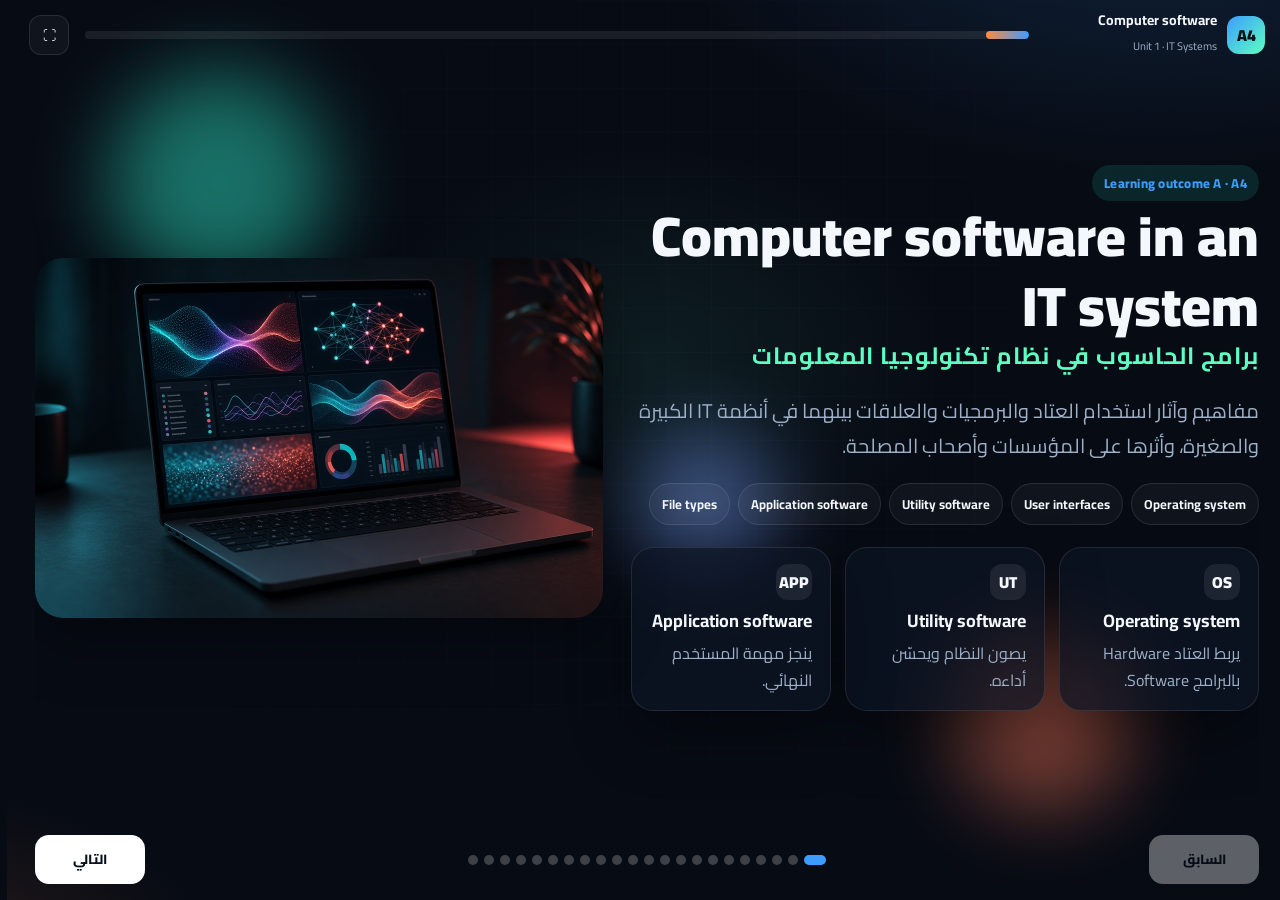
<file: index.html>
<!DOCTYPE html>
<html lang="ar" dir="rtl">
<head>
  <meta charset="UTF-8" />
  <meta name="viewport" content="width=device-width, initial-scale=1.0" />
  <title>A4 Computer software in an IT system</title>
  <link rel="icon" href="favicon.svg" />
  <link rel="preconnect" href="https://fonts.googleapis.com" />
  <link rel="preconnect" href="https://fonts.gstatic.com" crossorigin />
  <link href="https://fonts.googleapis.com/css2?family=Cairo:wght@500;700;800;900&display=swap" rel="stylesheet" />
  <link rel="stylesheet" href="css/style.css" />
</head>
<body>
  <div class="bg">
    <div class="orb a"></div>
    <div class="orb b"></div>
    <div class="orb c"></div>
  </div>

  <header class="hud">
    <div class="brand">
      <span class="mark">A4</span>
      <span>
        <b>Computer software</b>
        <small>Unit 1 · IT Systems</small>
      </span>
    </div>
    <div class="progress" aria-hidden="true"><i id="bar"></i></div>
    <div class="hud-actions">
      <button class="icon-btn" id="full-btn" type="button" title="ملء الشاشة">⛶</button>
    </div>
  </header>

  <main class="deck" id="deck">
    <section class="slide active" data-title="Intro">
      <div class="hero">
        <div class="hero-copy">
          <div class="kicker">Learning outcome A · A4</div>
          <h1>
            Computer software in an IT system
            <span class="en">برامج الحاسوب في نظام تكنولوجيا المعلومات</span>
          </h1>
          <p class="lead">مفاهيم وآثار استخدام العتاد والبرمجيات والعلاقات بينهما في أنظمة IT الكبيرة والصغيرة، وأثرها على المؤسسات وأصحاب المصلحة.</p>
          <div class="chips">
            <span class="chip">Operating system</span>
            <span class="chip">User interfaces</span>
            <span class="chip">Utility software</span>
            <span class="chip">Application software</span>
            <span class="chip">File types</span>
          </div>
          <div class="grid grid-3">
            <article class="card"><div class="num">OS</div><h3>Operating system</h3><p>يربط العتاد Hardware بالبرامج Software.</p></article>
            <article class="card"><div class="num">UT</div><h3>Utility software</h3><p>يصون النظام ويحسّن أداءه.</p></article>
            <article class="card"><div class="num">APP</div><h3>Application software</h3><p>ينجز مهمة المستخدم النهائي.</p></article>
          </div>
        </div>
        <div class="hero-media">
          <img src="img/hero-software.png" alt="Digital devices and software" />
        </div>
      </div>
    </section>

    <section class="slide" data-title="OS">
      <div class="kicker">Operating system</div>
      <h2>نظام التشغيل <span class="en">Operating system (OS)</span></h2>
      <p class="lead">الأساس الذي يمكّن البرامج المثبتة من العمل — واجهة بين Hardware و Software. أمثلة: Windows، macOS، iOS، Android، ChromeOS. واجهات رسومية Graphical. تاريخيًا: DOS.</p>
      <div class="flow">
        <span>Hardware</span><span class="arrow">←</span>
        <span>Operating system</span><span class="arrow">←</span>
        <span>Utility software</span><span class="arrow">←</span>
        <span>Application software</span>
      </div>
    </section>

    <section class="slide" data-title="OS types">
      <div class="kicker">Types of operating system</div>
      <h2>أنواع أنظمة التشغيل</h2>
      <div class="grid grid-6" style="margin-top:14px;grid-template-columns:repeat(3,1fr)">
        <article class="card photo-card"><img src="img/os-rtos.png" alt="" /><span>Real time (RTOS)<br />الزمن الحقيقي</span></article>
        <article class="card photo-card"><img src="img/os-embedded.png" alt="" /><span>Embedded<br />مدمج</span></article>
        <article class="card photo-card"><img src="img/os-single-task.png" alt="" /><span>Single-task · single-user<br />مهمة واحدة · مستخدم واحد</span></article>
        <article class="card photo-card"><img src="img/os-multitask.png" alt="" /><span>Multitasking · single-user<br />متعدد المهام · مستخدم واحد</span></article>
        <article class="card photo-card"><img src="img/os-multiuser.png" alt="" /><span>Multi-user<br />متعدد المستخدمين</span></article>
        <article class="card photo-card"><img src="img/os-pacemaker.png" alt="" /><span>Embedded · medical device<br />مدمج · جهاز طبي</span></article>
      </div>
    </section>

    <section class="slide" data-title="OS types detail">
      <div class="split">
        <div class="col auto">
          <h2>Real time · Embedded · Single-task</h2>
          <ul class="when">
            <li>
              <strong>Real time (RTOS) · الزمن الحقيقي:</strong>
              يعالج البيانات فورًا بلا تأخير ملحوظ.
              <br /><em>مثال:</em> RTLinux، Windows CE — وسادة هوائية أو منظم ضربات قلب.
              <br /><em>متى؟</em> عندما يكون التأخير خطرًا على السلامة أو الآلة.
            </li>
            <li>
              <strong>Embedded · مدمج:</strong>
              برنامج داخل العتاد للتحكم بجهاز محدد.
              <br /><em>مثال:</em> سيارة، تلفاز، pacemaker، مرآة ذكية، غسالة.
              <br /><em>متى؟</em> جهاز بوظيفة ثابتة لا يحتاج نظام سطح مكتب كامل.
            </li>
            <li>
              <strong>Single-task / single-user · مهمة واحدة · مستخدم واحد:</strong>
              يشغّل تطبيقًا واحدًا فقط لمستخدم واحد.
              <br /><em>مثال:</em> هاتف أساسي للمكالمات والرسائل.
              <br /><em>متى؟</em> جهاز بسيط ورخيص ووظيفة واحدة واضحة فقط.
            </li>
          </ul>
        </div>
        <div class="col manual">
          <h2>Multitasking · Multi-user</h2>
          <ul class="when">
            <li>
              <strong>Multitasking / single-user · متعدد المهام · مستخدم واحد:</strong>
              تطبيقات متعددة معًا لنفس الشخص.
              <br /><em>مثال:</em> هاتف ذكي أو PC — متصفح + مستند + موسيقى.
              <br /><em>متى؟</em> عمل أو دراسة يومية تحتاج أكثر من برنامج في آن واحد.
            </li>
            <li>
              <strong>Multi-user · متعدد المستخدمين:</strong>
              عدة أشخاص يستخدمون نفس المورد معًا.
              <br /><em>مثال:</em> Unix، servers، Google Sheets / OneDrive، خادم مدرسة.
              <br /><em>متى؟</em> تعاون فريق أو مدرسة أو مستشفى على خادم أو سحابة مشتركة.
            </li>
          </ul>
        </div>
      </div>
    </section>

    <section class="slide" data-title="When OS">
      <div class="kicker">Choice of OS · Scenarios</div>
      <h2>متى نختار أي نوع؟</h2>
      <div class="grid grid-2" style="margin-top:12px">
        <article class="card auto">
          <h3>Real time / Embedded</h3>
          <p>جهاز يتحكم بآلة، أو يجب أن يستجيب فورًا بلا تأخير ملحوظ.</p>
          <ul class="when">
            <li>وسائد هوائية في سيارة · منظم ضربات القلب</li>
            <li>فرن ذكي / غسالة / مرآة حمّام مضادة للضباب</li>
            <li>لوحة قيادة رقمية أو روبوت مصنع</li>
          </ul>
        </article>
        <article class="card">
          <h3>Single-task</h3>
          <p>جهاز بسيط رخيص ووظيفة واحدة واضحة — لا حاجة لتطبيقات متزامنة.</p>
          <ul class="when">
            <li>هاتف أساسي للمكالمات والرسائل فقط</li>
            <li>آلة حاسبة مكتبية أو ساعة رقمية بسيطة</li>
            <li>جهاز نقطة بيع قديم يعرض قائمة واحدة فقط</li>
          </ul>
        </article>
        <article class="card manual">
          <h3>Multitasking · single-user</h3>
          <p>أفراد وشركات على حواسيب شخصية وهواتف: أكثر من عمل في آن.</p>
          <ul class="when">
            <li>طالب: متصفح + مستند + موسيقى معًا</li>
            <li>موظف: Excel + بريد + اجتماع Teams</li>
            <li>هاتف ذكي: خرائط + واتساب + كاميرا</li>
          </ul>
        </article>
        <article class="card">
          <h3>Multi-user</h3>
          <p>تعاون عبر خادم أو سحابة، أو موارد مشتركة لكثير من الموظفين.</p>
          <ul class="when">
            <li>مدرسة: طلاب يدخلون نفس الخادم معًا</li>
            <li>شركة: Google Sheets / OneDrive لفريق كامل</li>
            <li>مستشفى: عدة أطباء يصلون لقاعدة بيانات المرضى</li>
          </ul>
        </article>
      </div>
    </section>

    <section class="slide" data-title="OS role">
      <div class="kicker">Role of the operating system</div>
      <h2>دور نظام التشغيل في الإدارة</h2>
      <div class="grid grid-3" style="margin-top:14px">
        <article class="card"><div class="num">01</div><h3>Networking</h3><p>الوصول لموارد الشبكة: remote printing، إدارة المستخدمين، file backup.</p></article>
        <article class="card"><div class="num">02</div><h3>Security</h3><p>فحوصات مستمرة للهجمات؛ جمع بيانات عن صحة النظام لمكافحة cyber attacks.</p></article>
        <article class="card"><div class="num">03</div><h3>Memory management</h3><p>توزيع الذاكرة بكفاءة. الأنظمة multi-user تعمل غالبًا من servers.</p></article>
        <article class="card"><div class="num">04</div><h3>Multitasking</h3><p>حصص صغيرة من زمن المعالج بالتناوب — يبدو متزامنًا.</p></article>
        <article class="card"><div class="num">05</div><h3>Device drivers</h3><p>تربط الجهاز الرقمي بالطرفيات: printers، keyboards، screens.</p></article>
        <article class="card auto"><div class="num">!</div><h3>Limit</h3><p>الذاكرة وقوة المعالجة محدودة — كثرة التطبيقات تبطئ الأداء.</p></article>
      </div>
    </section>

    <section class="slide" data-title="Multitasking">
      <div class="lab">
        <div>
          <div class="kicker">Multitasking</div>
          <h2>يبدو متزامنًا… والمعالج يتناوب</h2>
          <p class="lead">نظام التشغيل يعطي كل process حصة صغيرة من processor time. السرعة تخدع العين فتبدو المهام متزامنة.</p>
          <div class="card" style="margin-top:14px">
            <h3>مثال الصف</h3>
            <p>Antivirus في الخلفية + متصفح + مستند + موسيقى = multitasking بالتناوب، لا بمعالجات لا نهائية.</p>
          </div>
        </div>
        <div class="hero-media" style="min-height:280px">
          <img src="img/perf-overload.png" alt="Overloaded laptop" style="min-height:280px;object-fit:cover;width:100%;height:100%" />
        </div>
      </div>
    </section>

    <section class="slide" data-title="UI">
      <div class="kicker">User interfaces (UI)</div>
      <h2>عوامل اختيار واستخدام الواجهات</h2>
      <div class="grid grid-4" style="margin-top:14px">
        <article class="card photo-card"><img src="img/ui-gui.png" alt="" /><span>Graphical (GUI)</span></article>
        <article class="card photo-card"><img src="img/ui-cli.png" alt="" /><span>Command line</span></article>
        <article class="card photo-card"><img src="img/ui-menu.png" alt="" /><span>Menu-based</span></article>
        <article class="card photo-card"><img src="img/ui-wimp-easy.png" alt="" /><span>Adapted</span></article>
      </div>
      <div class="grid grid-2" style="margin-top:12px">
        <article class="card"><h3>Graphical (GUI)</h3><p>نوافذ وأيقونات وقوائم ومؤشر. سهلة بلا برمجة. تحتاج ذاكرة وطاقة أكبر. توسّع إمكانية الوصول accessibility.</p></article>
        <article class="card"><h3>Command line</h3><p>أوامر نصية. مرونة أعلى وأجهزة بمواصفات أقل. تحتاج معرفة commands. مثال: إعداد router عبر terminal.</p></article>
        <article class="card"><h3>Menu-based</h3><p>وظائف عبر قائمة. ذاكرة أقل من GUI. قد تقدّم خيارات إضافية لكن تحتاج معرفة أين الوظيفة.</p></article>
        <article class="card"><h3>Adapted</h3><p>تكييف اللون وحجم الخط والموضع — مهم لضعف البصر واحتياجات خاصة.</p></article>
      </div>
    </section>

    <section class="slide" data-title="Menu-based places">
      <div class="kicker">Menu-based · Where you see it</div>
      <h2>أماكن استخدام Menu-based</h2>
      <div class="grid grid-6" style="margin-top:14px;grid-template-columns:repeat(3,1fr)">
        <article class="card photo-card"><img src="img/ui-menu-atm.png" alt="" /><span>ATM · صراف آلي</span></article>
        <article class="card photo-card"><img src="img/ui-menu-microwave.png" alt="" /><span>Microwave · ميكروويف</span></article>
        <article class="card photo-card"><img src="img/ui-menu-printer.png" alt="" /><span>Printer · طابعة</span></article>
        <article class="card photo-card"><img src="img/ui-menu-ticket.png" alt="" /><span>Ticket machine · آلة تذاكر</span></article>
        <article class="card photo-card"><img src="img/ui-menu-phone.png" alt="" /><span>Feature phone · هاتف أساسي</span></article>
        <article class="card photo-card"><img src="img/ui-menu-tv.png" alt="" /><span>TV menu · قائمة التلفاز</span></article>
      </div>
    </section>

    <section class="slide" data-title="When UI">
      <div class="kicker">How and when interfaces are used</div>
      <h2>متى نستخدم كل واجهة؟</h2>
      <div class="rule" style="margin-top:12px">
        <div class="ask">من المستخدم؟ وما الهدف؟ وهل تحتاج Adapted UI؟</div>
        <article class="card auto">
          <h3>Graphical / Adapted</h3>
          <p>مستخدم جديد، إدارة يومية، ترفيه، سهولة. Adapted لدعم accessibility.</p>
        </article>
        <article class="card manual">
          <h3>Command line</h3>
          <p>Software developer، data engineer، IT technician — شبكات وأمان. تحكم أدق.</p>
        </article>
      </div>
      <div class="card" style="margin-top:12px">
        <p><strong>أثر الواجهة على الأداء:</strong> GUI تزيد المتطلبات على storage والأداء مقارنةً بخيارات أخف مثل command line أو menu-based.</p>
      </div>
    </section>

    <section class="slide" data-title="Why CLI">
      <div class="quote">
        <div class="kicker">Think · Discuss</div>
        <h2>سؤال للنقاش</h2>
        <blockquote>
          طالما عندنا واجهة رسومية (GUI) على الكمبيوتر…
          <br />ليش لسا في Command line (CLI)؟
        </blockquote>
        <p class="lead" style="margin:0 auto">ناقش مع زميلك دقيقة واحدة قبل ما نكشف الجواب.</p>
      </div>
    </section>

    <section class="slide" data-title="Why CLI answer">
      <div class="kicker">GUI ↔ CMD</div>
      <h2>نفس الشغل… بطريقتين</h2>
      <p class="lead" style="margin-bottom:10px">كثير أشياء سهلة بالواجهة الرسومية لها مثيل في CMD — بس CLI مش بديل يومي دائمًا؛ هو أداة سرعة وطوارئ وفهم.</p>
      <div class="grid grid-2" style="margin-top:8px">
        <article class="card auto">
          <h3>GUI → نفس الفكرة في CMD</h3>
          <ul class="when">
            <li>مستكشف الملفات ← <code dir="ltr">dir</code> · <code dir="ltr">cd</code></li>
            <li>إعدادات الشبكة / IP ← <code dir="ltr">ipconfig</code></li>
            <li>هل الإنترنت شغال؟ ← <code dir="ltr">ping 8.8.8.8</code></li>
            <li>معلومات الجهاز ← <code dir="ltr">systeminfo</code></li>
            <li>اسم الجهاز / المستخدم ← <code dir="ltr">hostname</code> · <code dir="ltr">whoami</code></li>
          </ul>
        </article>
        <article class="card manual">
          <h3>ليش نتعلّم CLI؟</h3>
          <ul class="when">
            <li><strong>السرعة:</strong> أمر واحد ينفّذ عمل يحتاج عدة نقرات في GUI.</li>
            <li><strong>حالات الطوارئ:</strong> الواجهة الرسومية تعطّلت؟ الشاشة زرقاء؟ الشبكة مقطوعة؟ الـ terminal غالبًا آخر باب للوصول والإصلاح.</li>
            <li><strong>فهم النظام:</strong> تشوف شو بصير فعليًا تحت الأيقونات — مفيد للدعم الفني والبرمجة والشبكات.</li>
          </ul>
        </article>
      </div>
      <div class="card" style="margin-top:12px">
        <p><strong>الخلاصة للطالب:</strong> GUI للسهولة اليومية · CLI للتحكم السريع، الإنقاذ، وفهم كيف يشتغل الجهاز من الداخل.</p>
      </div>
    </section>

    <section class="slide" data-title="CMD lab">
      <div class="kicker">Activity · Command line</div>
      <h2>جرّب CMD على جهازك</h2>
      <p class="lead" style="margin-bottom:10px">افتح <strong>cmd</strong> (Win + R ← اكتب <span class="ltr" dir="ltr">cmd</span> ← Enter). أوامر آمنة للقراءة فقط — لا تغيّر الشبكة ولا تحذف شيئًا.</p>
      <div class="grid grid-2">
        <article class="card auto">
          <h3>1) من أنا على الشبكة؟</h3>
          <ul class="when">
            <li><code dir="ltr">ipconfig</code> — اعرف IP جهازك</li>
            <li><code dir="ltr">ipconfig /all</code> — تفاصيل أكثر (MAC, DNS)</li>
            <li><code dir="ltr">getmac</code> — عنوان MAC فقط</li>
            <li><code dir="ltr">hostname</code> — اسم الجهاز</li>
            <li><code dir="ltr">whoami</code> — اسم المستخدم الحالي</li>
          </ul>
        </article>
        <article class="card manual">
          <h3>2) «Hacks» لطيفة وآمنة</h3>
          <ul class="when">
            <li><code dir="ltr">ping 8.8.8.8</code> — هل الإنترنت يصل؟</li>
            <li><code dir="ltr">ping localhost</code> — اختبر جهازك نفسه</li>
            <li><code dir="ltr">nslookup google.com</code> — حوّل الاسم إلى IP</li>
            <li><code dir="ltr">tracert google.com</code> — مسار الرحلة (قد يبطئ قليلًا)</li>
            <li><code dir="ltr">systeminfo</code> — ملخص عتاد ونظام التشغيل</li>
          </ul>
        </article>
        <article class="card">
          <h3>3) استكشاف الملفات</h3>
          <ul class="when">
            <li><code dir="ltr">dir</code> — محتويات المجلد الحالي</li>
            <li><code dir="ltr">cd Desktop</code> — انتقل لسطح المكتب</li>
            <li><code dir="ltr">tree /F</code> — شجرة المجلدات (جرّبها بمجلد صغير)</li>
            <li><code dir="ltr">cls</code> — نظّف الشاشة</li>
          </ul>
        </article>
        <article class="card">
          <h3>4) لمسات ممتعة</h3>
          <ul class="when">
            <li><code dir="ltr">color a</code> — نص أخضر كلاسيكي</li>
            <li><code dir="ltr">color 0b</code> — خلفية سوداء ونص سماوي</li>
            <li><code dir="ltr">ver</code> — إصدار Windows</li>
            <li><code dir="ltr">help</code> — قائمة الأوامر · <code dir="ltr">help ping</code> لشرح أمر</li>
            <li><code dir="ltr">echo Hello class!</code> — اطبع رسالة</li>
          </ul>
        </article>
      </div>
      <div class="card" style="margin-top:12px;text-align:center">
        <p style="margin:0"><strong>قاعدة الصف:</strong> نستخدم أوامر قراءة واستعلام فقط. ممنوع: حذف ملفات، تغيير إعدادات الشبكة، أو أوامر تؤثر على أجهزة الآخرين.</p>
      </div>
    </section>

    <section class="slide" data-title="OS performance">
      <div class="kicker">Factors affecting OS use and performance</div>
      <h2>ما يؤثر في أداء نظام التشغيل؟</h2>
      <div class="grid grid-2" style="margin-top:14px">
        <article class="card"><h3>Amount of data being processed</h3><p>بث فيديو + تحرير أثقل من جداول ومستندات إدارية بسيطة.</p></article>
        <article class="card"><h3>Hardware specifications</h3><p>الذاكرة وسرعة المعالجة. برامج خلفية كثيرة تبطئ laptop.</p></article>
        <article class="card"><h3>Compatibility with other systems</h3><p>بعض البرامج لا تعمل على كل OS — مثل اختلاف Apple و Android.</p></article>
        <article class="card"><h3>Number of applications</h3><p>كلّما زاد multitasking زاد الضغط على memory و CPU.</p></article>
      </div>
    </section>

    <section class="slide" data-title="Utility">
      <div class="kicker">Utility software</div>
      <h2>برامج الأداة المساعدة</h2>
      <p class="lead">تعمل مع نظام التشغيل لمهام روتينية: حماية، صيانة، تحسين.</p>
      <div class="grid grid-4" style="margin-top:12px">
        <article class="card photo-card"><img src="img/util-antivirus.png" alt="" /><span>Antivirus / anti-malware · Firewall</span></article>
        <article class="card photo-card"><img src="img/util-cleanup.png" alt="" /><span>Compression · Disk analysers</span></article>
        <article class="card photo-card"><img src="img/util-backup.png" alt="" /><span>Backup software</span></article>
        <article class="card photo-card"><img src="img/util-driver.png" alt="" /><span>Device drivers · peripherals</span></article>
      </div>
      <div class="grid grid-2" style="margin-top:12px">
        <article class="card">
          <h3>Also includes</h3>
          <p>Disk defragmenters · Disk partitioners · Encryption software · File managers · Network utilities</p>
        </article>
        <article class="card manual">
          <h3>Choice &amp; performance</h3>
          <p>حسب الحاجة. تصفح + VoIP قد لا يحتاج printer driver. احذر تعارض عدة antivirus، ونقص memory أو bandwidth.</p>
        </article>
      </div>
    </section>

    <section class="slide" data-title="Applications">
      <div class="kicker">Application software</div>
      <h2>برامج التطبيقات</h2>
      <div class="grid grid-3" style="margin-top:12px">
        <article class="card photo-card"><img src="img/app-comms.png" alt="" /><span>Communications software</span></article>
        <article class="card photo-card"><img src="img/app-cad.png" alt="" /><span>CAD</span></article>
        <article class="card photo-card"><img src="img/app-office.png" alt="" /><span>Office software · DBMS</span></article>
        <article class="card photo-card"><img src="img/app-entertainment.png" alt="" /><span>Entertainment software</span></article>
        <article class="card photo-card"><img src="img/app-agriculture.png" alt="" /><span>Industry applications</span></article>
        <article class="card"><div class="num">ERP</div><h3>Enterprise resource packages</h3><p>شراء، مبيعات، مخزون، محاسبة متكاملة.</p></article>
      </div>
      <div class="grid grid-2" style="margin-top:12px">
        <article class="card"><h3>Also</h3><p>Digital graphics and animation · DBMS يسترجع ويدير ويعالج بيانات قاعدة البيانات.</p></article>
        <article class="card"><h3>Choice factors</h3><p>سهولة الاستخدام، التوافق interoperability، مهارات الموظفين، الصناعة (مثل Apple في creative industries).</p></article>
      </div>
    </section>

    <section class="slide" data-title="Open source">
      <div class="term">
        <img src="img/open-vs-prop.png" alt="Open source versus proprietary" />
        <div>
          <div class="kicker">Open source × Proprietary</div>
          <h2>مبادئ وآثار المصدر</h2>
          <div class="grid grid-2" style="margin-top:10px">
            <article class="card auto">
              <h3>Open source</h3>
              <p>تعاوني، peer review، مجاني، قابل للنسخ والتكييف. خطر تعديل خبيث أو غير خبير — تحقق من المصدر.</p>
            </article>
            <article class="card manual">
              <h3>Proprietary</h3>
              <p>ملك الشركة، سري، يُشترى للاستخدام لا لتعديل source code. تصحيحات من المطوّر. قد يكون مكلفًا.</p>
            </article>
          </div>
        </div>
      </div>
    </section>

    <section class="slide" data-title="When licence">
      <div class="kicker">When to choose</div>
      <h2>Open source أم Proprietary؟</h2>
      <div class="grid grid-2" style="margin-top:14px">
        <article class="card auto">
          <h3>Open source عندما</h3>
          <ul class="when">
            <li>ميزانية محدودة مع قدرات متقدمة</li>
            <li>حاجة لتكييف الشفرة أو التعلم والمساهمة</li>
            <li>مصدر موثوق وتحديثات منتظمة</li>
          </ul>
        </article>
        <article class="card manual">
          <h3>Proprietary عندما</h3>
          <ul class="when">
            <li>دعم رسمي وتصحيحات مضمونة</li>
            <li>توافق معروف مع بيئة المؤسسة</li>
            <li>استخدام جاهز بلا تعديل المصدر</li>
          </ul>
        </article>
      </div>
    </section>

    <section class="slide" data-title="File types">
      <div class="kicker">Common file types and formats</div>
      <h2>أنواع الملفات الشائعة</h2>
      <div class="grid grid-2" style="margin-top:12px">
        <article class="card"><h3>Images</h3><p>GIF · PNG · JPEG · RAW · SVG</p></article>
        <article class="card"><h3>Videos</h3><p>MPEG · AVI</p></article>
        <article class="card"><h3>Audio</h3><p>MP3 · WAV</p></article>
        <article class="card"><h3>Application software</h3><p>DOC · RTF · XLS · XML · PDF</p></article>
      </div>
      <div class="grid grid-2" style="margin-top:12px">
        <article class="card photo-card"><img src="img/file-jpeg.png" alt="" /><span>JPEG — أصغر حجمًا للمشاركة</span></article>
        <article class="card photo-card"><img src="img/file-raw.png" alt="" /><span>RAW — تعديل بجودة أعلى</span></article>
      </div>
    </section>

    <section class="slide" data-title="File implications">
      <div class="kicker">Implications for IT systems, organisations &amp; stakeholders</div>
      <h2>آثار اختيار نوع الملف</h2>
      <div class="grid grid-2" style="margin-top:12px">
        <article class="card"><h3>JPEG</h3><p>ضغط مع فقدان. مساحة أقل. مناسب للبريد. قد لا يكفي لجودة عالية.</p></article>
        <article class="card"><h3>PNG / GIF</h3><p>ضغط بلا فقدان. PNG أشيع. GIF للصور المتحركة.</p></article>
        <article class="card"><h3>RAW</h3><p>غير مضغوط؛ يحتاج برامج مناسبة للتعديل. حجم أكبر.</p></article>
        <article class="card"><h3>DOC × RTF</h3><p>RTF أخف للمشاركة عبر إصدارات مختلفة. DOC للتنسيق الغني.</p></article>
        <article class="card"><h3>MP3 × MPEG / AVI</h3><p>MP3 صوت. ملفات الفيديو أكبر. توافق وأمان الملفات يؤثران على الاستخدام.</p></article>
        <article class="card manual"><h3>Stakeholders</h3><p>تحديث الأنظمة قد يؤخر العمل. عدم التوافق يعيق العملاء والموردين والموظفين. الانتقال يحتاج تدريبًا.</p></article>
      </div>
    </section>

    <section class="slide" data-title="Challenge">
      <div class="game-intro" id="game-intro">
        <div class="kicker">Challenge</div>
        <h2>ما المصطلح الصحيح؟</h2>
        <p class="lead" style="margin:0 auto">20 صورة. اختر المصطلح الإنجليزي من مواصفات A4، ثم اقرأ السبب.</p>
        <div class="stat">
          <b>20<small>صور</small></b>
          <b>OS · UI · Utility · App<small>Files</small></b>
          <b>+1<small>لكل إجابة</small></b>
        </div>
        <button class="start" id="start-game" type="button">Start challenge</button>
      </div>
      <div class="game" id="game-board" hidden>
        <div class="game-photo">
          <img id="g-img" alt="" />
          <div class="badge" id="g-round">1 / 20</div>
        </div>
        <div class="choices">
          <div class="hud-score">
            <span id="g-score">Score 0</span>
            <span id="g-streak">Streak 0</span>
          </div>
          <h3 id="g-title">...</h3>
          <button class="choice manual" id="pick-a" type="button">A</button>
          <button class="choice auto" id="pick-b" type="button">B</button>
          <div class="why" id="g-why" hidden></div>
        </div>
      </div>
      <div class="result" id="game-result" hidden>
        <div class="kicker">Finished</div>
        <div class="score-ring" id="score-ring"><b id="final-score">0</b></div>
        <h2 id="result-title">أحسنت</h2>
        <p class="lead" id="result-msg" style="margin:0 auto"></p>
        <div style="margin-top:22px;display:flex;justify-content:center">
          <button class="start" id="replay" type="button">Play again</button>
        </div>
      </div>
    </section>

    <section class="slide" data-title="Recap">
      <div class="kicker">A4 recap</div>
      <h2>خريطة مصطلحات سريعة</h2>
      <div class="grid grid-2" style="margin-top:14px">
        <article class="card auto">
          <h3>Operating system</h3>
          <ul class="when">
            <li><strong>Real time / Embedded:</strong> آلة أو استجابة فورية</li>
            <li><strong>Multitasking · single-user:</strong> PC / smartphone</li>
            <li><strong>Multi-user:</strong> server / cloud</li>
            <li><strong>Manages:</strong> networking · security · memory · multitasking · device drivers</li>
          </ul>
        </article>
        <article class="card manual">
          <h3>UI · Software · Files</h3>
          <ul class="when">
            <li><strong>Graphical / Command line / Menu-based / Adapted</strong></li>
            <li><strong>Utility</strong> يصون · <strong>Application</strong> ينجز</li>
            <li><strong>Open source × Proprietary</strong></li>
            <li><strong>Images / Videos / Audio / DOC·RTF·XLS·XML·PDF</strong></li>
          </ul>
        </article>
      </div>
      <div class="card" style="margin-top:14px;text-align:center">
        <h3 style="margin:0">السؤال الذهبي: What role is needed now?</h3>
        <p style="margin:8px 0 0">Run hardware · Ease use · Maintain · Do the job · Share the right file format</p>
      </div>
    </section>
  </main>

  <nav class="pager">
    <button class="nav-btn" id="prev" type="button">السابق</button>
    <div class="dots" id="dots"></div>
    <button class="nav-btn" id="next" type="button">التالي</button>
  </nav>
  <canvas id="confetti"></canvas>

  <script src="js/game.js"></script>
  <script src="js/app.js"></script>
</body>
</html>
</file>
<file: css/style.css>
:root {
  --bg: #070b14;
  --bg-2: #0d1524;
  --ink: #f4f7fb;
  --muted: #9eb0c7;
  --line: rgba(255, 255, 255, 0.1);
  --manual: #ff8a3d;
  --manual-2: #ffd166;
  --auto: #3d9cff;
  --auto-2: #5dffc2;
  --good: #3dffb0;
  --bad: #ff5d7a;
  --card: rgba(13, 21, 36, 0.72);
  --shadow: 0 24px 60px rgba(0, 0, 0, 0.38);
  --radius: 22px;
  --font: "Cairo", "Segoe UI", Tahoma, sans-serif;
}

* { box-sizing: border-box; }
html, body { margin: 0; height: 100%; }
html { scroll-behavior: smooth; }
body {
  font-family: var(--font);
  color: var(--ink);
  background: var(--bg);
  overflow: hidden;
  direction: rtl;
}
button, input, select { font-family: inherit; }
img { max-width: 100%; display: block; }
button { cursor: pointer; }

.bg {
  position: fixed;
  inset: 0;
  z-index: 0;
  pointer-events: none;
  background:
    radial-gradient(900px 480px at 90% -10%, rgba(61, 156, 255, 0.16), transparent 55%),
    radial-gradient(700px 420px at -10% 110%, rgba(255, 138, 61, 0.16), transparent 50%),
    radial-gradient(500px 360px at 50% 40%, rgba(93, 255, 194, 0.08), transparent 60%),
    var(--bg);
}
.bg::after {
  content: "";
  position: absolute;
  inset: 0;
  opacity: 0.16;
  background-image:
    linear-gradient(rgba(61, 156, 255, 0.18) 1px, transparent 1px),
    linear-gradient(90deg, rgba(61, 156, 255, 0.18) 1px, transparent 1px);
  background-size: 44px 44px;
  mask-image: radial-gradient(circle at 50% 40%, #000 20%, transparent 78%);
}
.orb {
  position: absolute;
  border-radius: 50%;
  filter: blur(40px);
  opacity: 0.45;
  animation: floaty 12s ease-in-out infinite;
}
.orb.a { width: 220px; height: 220px; background: #2ee9c8; top: 8%; left: 8%; }
.orb.b { width: 180px; height: 180px; background: #ff7a59; bottom: 10%; right: 12%; animation-delay: -4s; }
.orb.c { width: 140px; height: 140px; background: #7aa2ff; top: 48%; right: 40%; animation-delay: -7s; }

@keyframes floaty {
  0%, 100% { transform: translate(0, 0) scale(1); }
  50% { transform: translate(24px, -18px) scale(1.08); }
}

.hud {
  position: fixed;
  top: 0;
  inset-inline: 0;
  z-index: 20;
  display: flex;
  align-items: center;
  justify-content: space-between;
  gap: 16px;
  padding: 12px 22px 0;
}
.brand {
  display: flex;
  align-items: center;
  gap: 10px;
  min-width: 220px;
}
.brand b { display: block; font-size: 14px; line-height: 1.2; }
.brand small { color: var(--muted); font-size: 11px; }
.mark {
  width: 38px;
  height: 38px;
  border-radius: 12px;
  display: grid;
  place-items: center;
  background: linear-gradient(135deg, var(--auto), var(--auto-2));
  color: #04130f;
  font-weight: 900;
}
.progress {
  flex: 1;
  height: 8px;
  background: rgba(255,255,255,.08);
  border-radius: 99px;
  overflow: hidden;
}
.progress i {
  display: block;
  height: 100%;
  width: 8%;
  border-radius: 99px;
  background: linear-gradient(90deg, var(--manual), var(--auto));
  transition: width .4s ease;
}
.hud-actions { display: flex; gap: 8px; }
.icon-btn {
  border: 1px solid var(--line);
  background: rgba(255,255,255,.04);
  color: var(--ink);
  width: 40px;
  height: 40px;
  border-radius: 12px;
}

.deck {
  position: relative;
  z-index: 1;
  height: 100%;
  padding: 64px 28px 88px;
}
.slide {
  position: absolute;
  inset: 64px 28px 88px;
  opacity: 0;
  visibility: hidden;
  transform: translateX(-48px) scale(.98);
  pointer-events: none;
  overflow: auto;
  background: transparent;
  transition: opacity .45s cubic-bezier(.2,.8,.2,1), transform .45s cubic-bezier(.2,.8,.2,1), visibility 0s .45s;
}
.slide.active {
  opacity: 1;
  visibility: visible;
  transform: none;
  pointer-events: auto;
  transition: opacity .45s cubic-bezier(.2,.8,.2,1), transform .45s cubic-bezier(.2,.8,.2,1), visibility 0s;
}
.slide.leave {
  opacity: 0;
  transform: translateX(48px) scale(.98);
}

.kicker {
  display: inline-flex;
  align-items: center;
  gap: 8px;
  padding: 6px 12px;
  border-radius: 999px;
  background: rgba(46, 233, 200, .12);
  color: var(--auto);
  font-weight: 800;
  font-size: 13px;
  letter-spacing: .02em;
}
h1, h2, h3 { margin: 0 0 .4em; line-height: 1.25; }
h1 { font-size: clamp(28px, 4.4vw, 56px); font-weight: 900; }
h2 { font-size: clamp(24px, 3vw, 40px); font-weight: 800; }
h3 { font-size: 18px; }
.lead { font-size: clamp(16px, 1.6vw, 20px); color: var(--muted); max-width: 70ch; line-height: 1.75; }
.en { display: block; font-size: .42em; color: var(--auto-2); font-weight: 700; letter-spacing: .04em; }

.hero {
  display: grid;
  grid-template-columns: 1.05fr .95fr;
  gap: 28px;
  height: 100%;
  align-items: center;
}
.hero-copy { animation: rise .7s ease both; }
.hero-media {
  position: relative;
  border-radius: 28px;
  overflow: hidden;
  box-shadow: var(--shadow);
  min-height: 320px;
  animation: rise .7s ease .1s both;
}
.hero-media img { width: 100%; height: 100%; object-fit: cover; min-height: 360px; }
.hero-media .cap {
  position: absolute;
  inset-inline: 12px;
  bottom: 12px;
  display: flex;
  gap: 8px;
}
.pill {
  padding: 8px 12px;
  border-radius: 999px;
  font-weight: 800;
  font-size: 13px;
  backdrop-filter: blur(10px);
}
.pill.manual { background: rgba(255, 122, 89, .88); color: #2b0c06; }
.pill.auto { background: rgba(46, 233, 200, .9); color: #04241c; }

.chips { display: flex; flex-wrap: wrap; gap: 8px; margin: 18px 0 22px; }
.chip {
  border: 1px solid var(--line);
  background: rgba(255,255,255,.04);
  padding: 8px 12px;
  border-radius: 999px;
  font-weight: 700;
  font-size: 13px;
}

.grid { display: grid; gap: 14px; }
.grid-2 { grid-template-columns: 1fr 1fr; }
.grid-3 { grid-template-columns: repeat(3, 1fr); }
.grid-4 { grid-template-columns: repeat(4, 1fr); }
.grid-6 { grid-template-columns: repeat(3, 1fr); }

.card {
  background: var(--card);
  border: 1px solid var(--line);
  border-radius: var(--radius);
  padding: 16px 18px;
  box-shadow: var(--shadow);
  backdrop-filter: blur(16px);
}
.card p { margin: 0; color: var(--muted); line-height: 1.7; }
.card.manual { border-color: rgba(255,122,89,.35); }
.card.auto { border-color: rgba(46,233,200,.35); }
.num {
  width: 36px; height: 36px; border-radius: 12px;
  display: grid; place-items: center;
  font-weight: 900; margin-bottom: 10px;
  background: rgba(255,255,255,.08);
}
.photo-card {
  overflow: hidden;
  padding: 0;
  position: relative;
  min-height: 150px;
}
.photo-card img { width: 100%; height: 150px; object-fit: cover; }
.photo-card span {
  display: block;
  padding: 10px 12px 12px;
  font-weight: 800;
  font-size: 14px;
}

.quote {
  max-width: 900px;
  margin: 0 auto;
  text-align: center;
  padding-top: 4vh;
}
.quote blockquote {
  margin: 18px 0;
  font-size: clamp(22px, 3vw, 38px);
  font-weight: 800;
  line-height: 1.45;
}
.gigo {
  display: flex;
  justify-content: center;
  gap: 10px;
  margin: 22px 0 28px;
  flex-wrap: wrap;
}
.gigo b {
  padding: 10px 16px;
  border-radius: 14px;
  font-size: 18px;
}
.gigo .in { background: rgba(255,122,89,.18); color: var(--manual); }
.gigo .out { background: rgba(46,233,200,.16); color: var(--auto); }
.gigo .eq { align-self: center; color: var(--muted); }

.lab {
  display: grid;
  grid-template-columns: .9fr 1.1fr;
  gap: 22px;
  align-items: center;
  height: 100%;
}
.calc {
  background: linear-gradient(180deg, #121a2b, #0b1220);
  border: 1px solid var(--line);
  border-radius: 28px;
  padding: 20px;
  box-shadow: var(--shadow);
}
.calc-screen {
  background: #061018;
  border-radius: 16px;
  padding: 16px;
  margin-bottom: 14px;
  min-height: 86px;
  font-size: 28px;
  font-weight: 900;
  letter-spacing: .04em;
  direction: ltr;
  text-align: right;
}
.calc-row { display: flex; gap: 8px; margin-bottom: 8px; }
.calc input, .calc select {
  flex: 1;
  border: 1px solid var(--line);
  background: rgba(255,255,255,.04);
  color: var(--ink);
  border-radius: 12px;
  padding: 10px 12px;
  font-size: 16px;
}
.calc button {
  border: 0;
  border-radius: 14px;
  padding: 12px 16px;
  font-weight: 800;
  background: linear-gradient(135deg, var(--auto), #1bb89c);
  color: #04241c;
  width: 100%;
}
.truth {
  margin-top: 12px;
  padding: 12px 14px;
  border-radius: 14px;
  background: rgba(255, 93, 122, .12);
  border: 1px solid rgba(255, 93, 122, .28);
  color: #ffd0d8;
  font-weight: 700;
  line-height: 1.7;
}
.truth.ok {
  background: rgba(61, 255, 176, .1);
  border-color: rgba(61, 255, 176, .28);
  color: #d7ffe9;
}

.split { display: grid; grid-template-columns: 1fr 1fr; gap: 18px; height: 100%; }
.col {
  border-radius: 28px;
  padding: 22px;
  border: 1px solid var(--line);
  background: var(--card);
  overflow: auto;
}
.col.manual { background: linear-gradient(180deg, rgba(255,122,89,.16), rgba(13,21,36,.7)); }
.col.auto { background: linear-gradient(180deg, rgba(46,233,200,.14), rgba(13,21,36,.7)); }
.col h2 { font-size: 28px; }
.when li { margin: 8px 0; color: var(--ink); line-height: 1.45; font-size: 14.5px; }
.col .when li em { color: var(--muted); font-style: normal; font-weight: 700; }
.card .when { margin: 8px 0 0; padding-inline-start: 18px; }
.card .when li { margin: 4px 0; font-size: 14px; color: var(--muted); line-height: 1.55; }
.card .when li strong, .card .when code { color: var(--ink); }

.compare {
  display: grid;
  grid-template-columns: 1fr auto 1fr;
  gap: 12px;
  align-items: stretch;
}
.vs {
  width: 54px;
  height: 54px;
  border-radius: 50%;
  display: grid;
  place-items: center;
  align-self: center;
  font-weight: 900;
  background: #fff;
  color: #08111e;
}

.rule {
  display: grid;
  grid-template-columns: 1fr 1fr;
  gap: 16px;
}
.rule .ask {
  grid-column: 1 / -1;
  text-align: center;
  font-size: clamp(20px, 2.4vw, 32px);
  font-weight: 900;
  padding: 18px;
  border-radius: 22px;
  background: linear-gradient(90deg, rgba(255,122,89,.18), rgba(46,233,200,.18));
}

.game-intro { text-align: center; max-width: 820px; margin: 0 auto; padding-top: 4vh; }
.game-intro .stat {
  display: flex;
  justify-content: center;
  gap: 12px;
  margin: 22px 0 28px;
  flex-wrap: wrap;
}
.stat b {
  min-width: 140px;
  padding: 14px 16px;
  border-radius: 18px;
  background: rgba(255,255,255,.05);
  border: 1px solid var(--line);
}
.stat b small { display: block; color: var(--muted); font-weight: 700; font-size: 12px; }
.start {
  border: 0;
  background: linear-gradient(135deg, var(--manual), #ffb347);
  color: #2b1208;
  font-weight: 900;
  font-size: 22px;
  padding: 16px 36px;
  border-radius: 18px;
  box-shadow: 0 16px 40px rgba(255,122,89,.28);
}

.game {
  display: grid;
  grid-template-columns: 1.25fr .75fr;
  gap: 16px;
  height: 100%;
}
.game-photo {
  position: relative;
  border-radius: 28px;
  overflow: hidden;
  min-height: 300px;
  box-shadow: var(--shadow);
}
.game-photo img { width: 100%; height: 100%; object-fit: cover; position: absolute; inset: 0; }
.badge {
  position: absolute;
  top: 14px;
  inset-inline-start: 14px;
  background: rgba(7,11,20,.72);
  padding: 8px 12px;
  border-radius: 999px;
  font-weight: 800;
  backdrop-filter: blur(8px);
}
.choices { display: grid; gap: 12px; align-content: start; }
.choice {
  border: 0;
  border-radius: 22px;
  padding: 18px 16px;
  font-size: clamp(16px, 2vw, 22px);
  font-weight: 900;
  color: #08111e;
  transition: transform .15s ease, filter .15s;
  line-height: 1.35;
  text-align: center;
}
.choice:hover { transform: translateY(-3px) scale(1.02); }
.choice.manual { background: linear-gradient(135deg, #ff7a59, #ffd166); }
.choice.auto { background: linear-gradient(135deg, #2ee9c8, #7aa2ff); }
.choice:disabled { filter: grayscale(.2); transform: none; }
.why {
  background: var(--card);
  border: 1px solid var(--line);
  border-radius: 22px;
  padding: 16px;
  min-height: 140px;
}
.why h3 { margin-bottom: 6px; }
.why.good { border-color: rgba(61,255,176,.4); }
.why.bad { border-color: rgba(255,93,122,.4); }
.next-round {
  margin-top: 10px;
  width: 100%;
  border: 0;
  border-radius: 14px;
  padding: 12px;
  font-weight: 800;
  background: #fff;
  color: #08111e;
}
.hud-score {
  display: flex;
  gap: 8px;
  flex-wrap: wrap;
}
.hud-score span {
  background: rgba(255,255,255,.06);
  border: 1px solid var(--line);
  border-radius: 999px;
  padding: 6px 10px;
  font-weight: 800;
  font-size: 13px;
}

.result { text-align: center; max-width: 760px; margin: 0 auto; padding-top: 6vh; }
.score-ring {
  width: 160px; height: 160px; margin: 10px auto 18px;
  border-radius: 50%;
  display: grid; place-items: center;
  background: conic-gradient(var(--auto) var(--p, 0%), rgba(255,255,255,.08) 0);
}
.score-ring b {
  width: 128px; height: 128px; border-radius: 50%;
  background: var(--bg);
  display: grid; place-items: center;
  font-size: 36px;
}

.pager {
  position: fixed;
  bottom: 16px;
  inset-inline: 28px;
  z-index: 20;
  display: flex;
  align-items: center;
  justify-content: space-between;
  gap: 12px;
}
.nav-btn {
  border: 0;
  background: #fff;
  color: #08111e;
  font-weight: 800;
  border-radius: 14px;
  padding: 12px 18px;
  min-width: 110px;
}
.nav-btn:disabled { opacity: .35; }
.dots { display: flex; gap: 6px; flex-wrap: wrap; justify-content: center; }
.dots button {
  width: 10px; height: 10px; padding: 0; border-radius: 50%;
  border: 0; background: rgba(255,255,255,.22);
}
.dots button.on { background: var(--auto); width: 22px; border-radius: 99px; }

.term {
  display: grid;
  grid-template-columns: .9fr 1.1fr;
  gap: 20px;
  align-items: center;
  height: 100%;
}
.term img { width: 100%; height: 100%; object-fit: cover; border-radius: 28px; min-height: 280px; }

.flow {
  display: flex;
  gap: 8px;
  align-items: center;
  flex-wrap: wrap;
  margin: 16px 0 22px;
}
.flow span {
  padding: 10px 14px;
  border-radius: 14px;
  background: rgba(255,255,255,.06);
  border: 1px solid var(--line);
  font-weight: 800;
}
.flow .arrow { background: transparent; border: 0; color: var(--auto); }

.recap li { margin: 10px 0; font-size: 18px; }

code, .ltr {
  font-family: Consolas, "Courier New", monospace;
  direction: ltr;
  unicode-bidi: embed;
}
code {
  display: inline-block;
  background: rgba(61, 156, 255, 0.14);
  border: 1px solid rgba(61, 156, 255, 0.28);
  color: #9fd0ff;
  padding: 2px 8px;
  border-radius: 8px;
  font-size: 0.92em;
  font-weight: 700;
  margin-inline-end: 4px;
}

@keyframes rise {
  from { opacity: 0; transform: translateY(18px); }
  to { opacity: 1; transform: none; }
}

#confetti {
  position: fixed;
  inset: 0;
  pointer-events: none;
  z-index: 40;
}

@media (max-width: 980px) {
  .hero, .lab, .split, .compare, .rule, .game, .term, .grid-3, .grid-4, .grid-6 { grid-template-columns: 1fr; }
  .compare { grid-template-columns: 1fr; }
  .vs { justify-self: center; }
  .deck, .slide { padding-inline: 14px; }
  .slide { inset-inline: 14px; }
  h1 { font-size: 30px; }
  .choice { font-size: 22px; }
}
</file>
